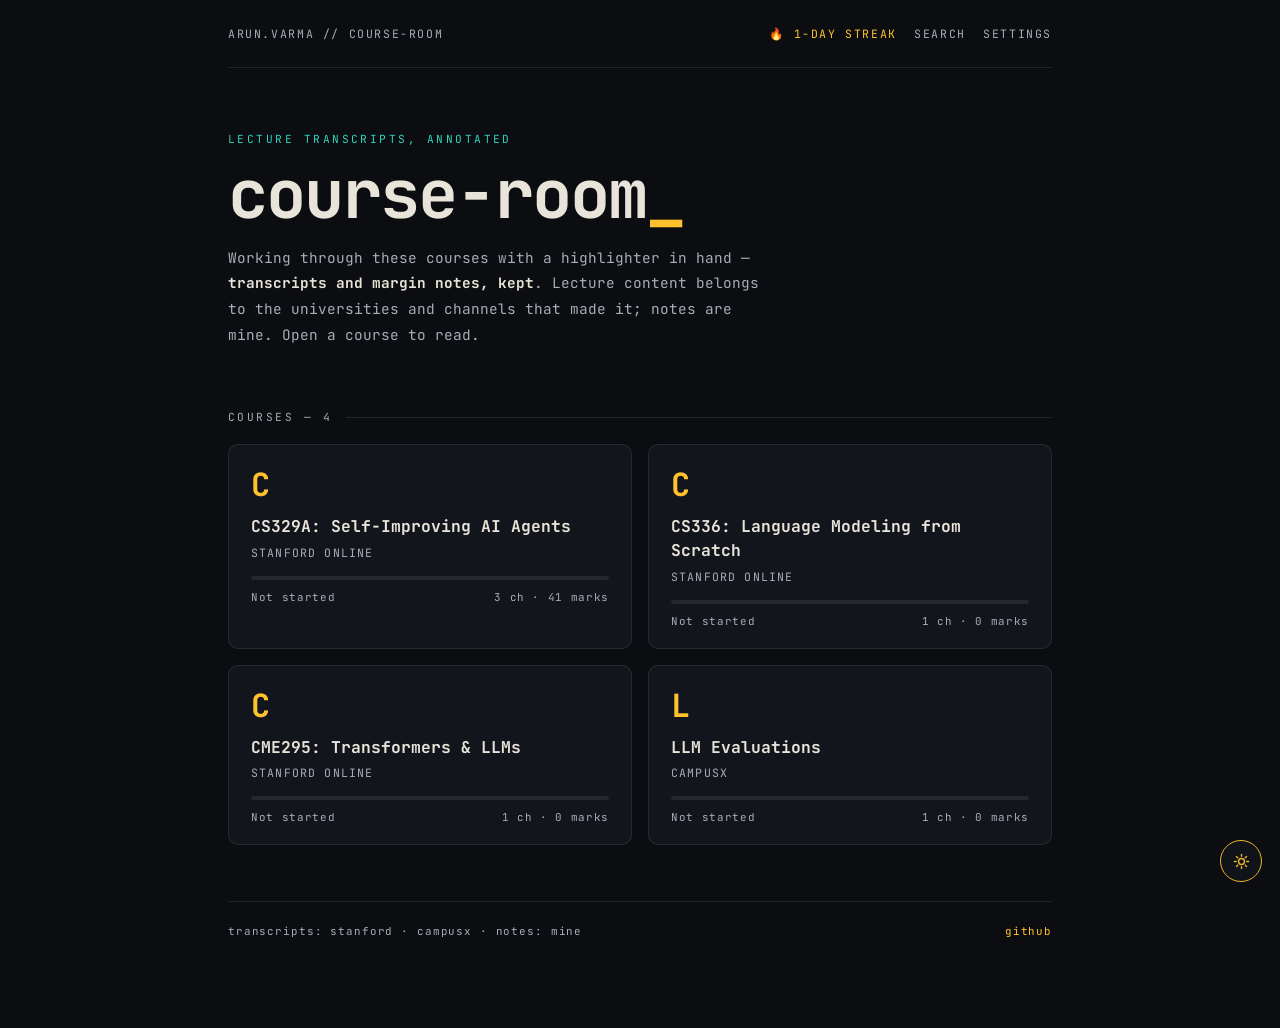
<file: index.html>
<!DOCTYPE html>
<html lang="en">
<head>
<meta charset="UTF-8">
<meta name="viewport" content="width=device-width, initial-scale=1">
<title>Course Room — Arun</title>
<link rel="icon" href="data:image/svg+xml,%3Csvg xmlns='http://www.w3.org/2000/svg' viewBox='0 0 32 32'%3E%3Crect width='32' height='32' rx='6' fill='%230b0d10'/%3E%3Ctext x='16' y='24' font-size='20' text-anchor='middle' fill='%23ffc22e' font-family='monospace' font-weight='bold'%3E&gt;_%3C/text%3E%3C/svg%3E">
<link rel="preconnect" href="https://fonts.googleapis.com">
<link rel="preconnect" href="https://fonts.gstatic.com" crossorigin>
<link href="https://fonts.googleapis.com/css2?family=JetBrains+Mono:ital,wght@0,400;0,500;0,700;1,400&display=swap" rel="stylesheet">
<link rel="stylesheet" href="assets/course-theme.css">
<style>
:root{--bg:#0b0d10;--surface:#12151b;--ink:#e8e4da;--ink2:#a7adb8;--line:rgba(255,255,255,.09);
--accent:#ffc22e;--teal:#2dd4bf;--mono:'JetBrains Mono',ui-monospace,SFMono-Regular,Menlo,monospace}
:root[data-theme="light"]{--bg:#faf7f0;--surface:#fffdf8;--ink:#241f1a;--ink2:#6b635a;
--line:rgba(0,0,0,.1);--accent:#8a6820;--teal:#0f766e}
*{box-sizing:border-box;margin:0;padding:0}
html{font-size:16px}
body{background:var(--bg);color:var(--ink);font-family:var(--mono);min-height:100vh;
-webkit-font-smoothing:antialiased}
::selection{background:rgba(255,194,46,.35)}
.wrap{max-width:880px;margin:0 auto;padding:0 28px 90px}
.top{display:flex;align-items:center;justify-content:space-between;gap:16px;
padding:26px 0;border-bottom:1px solid var(--line);
font-size:.72rem;letter-spacing:.14em;text-transform:uppercase;color:var(--ink2)}
.top a{color:var(--ink2);text-decoration:none}
.top a:hover{color:var(--accent)}
#rr-streak{color:var(--accent)}
.hero{padding:64px 0 10px}
.hero .kicker{font-size:.7rem;letter-spacing:.22em;text-transform:uppercase;color:var(--teal)}
.hero h1{font-size:clamp(2.6rem,7vw,4.2rem);font-weight:700;letter-spacing:-.03em;
line-height:1.02;margin:14px 0 16px}
.hero h1 .cursor{color:var(--accent);animation:blink 1.1s steps(1) infinite}
@keyframes blink{50%{opacity:0}}
.hero p{font-size:.9rem;line-height:1.8;color:var(--ink2);max-width:60ch}
.hero p strong{color:var(--ink)}
.shelf-label{display:flex;align-items:center;gap:14px;margin:52px 0 20px;
font-size:.7rem;letter-spacing:.22em;text-transform:uppercase;color:var(--ink2)}
.shelf-label::after{content:'';flex:1;height:1px;background:var(--line)}
.bk-grid{display:grid;grid-template-columns:1fr 1fr;gap:16px}
@media (max-width:640px){.bk-grid{grid-template-columns:1fr}.wrap{padding:0 18px 70px}.hero{padding:44px 0 6px}}
.bk-lib{display:block;background:var(--surface);border:1px solid var(--line);
border-radius:10px;padding:24px 22px 20px;text-decoration:none;color:inherit;position:relative;
transition:transform .18s ease,border-color .18s ease,box-shadow .18s ease}
.bk-lib:hover{transform:translateY(-3px);border-color:var(--accent);
box-shadow:0 12px 32px rgba(255,194,46,.08)}
.bk-lib-art{display:block;font-size:2rem;font-weight:700;color:var(--accent);line-height:1;margin-bottom:14px}
.bk-lib-title{display:block;font-size:1.02rem;font-weight:700;line-height:1.45;margin-bottom:6px}
.bk-lib:hover .bk-lib-title{color:var(--accent)}
.bk-lib-author{display:block;font-size:.72rem;letter-spacing:.1em;text-transform:uppercase;
color:var(--ink2);margin-bottom:16px}
.bk-prog{display:block;height:4px;background:rgba(255,255,255,.08);border-radius:2px;overflow:hidden}
.bk-prog-fill{display:block;height:100%;width:0;background:var(--accent);border-radius:2px}
.bk-prog-row{display:flex;justify-content:space-between;gap:10px;margin-top:10px;
font-size:.68rem;letter-spacing:.06em;color:var(--ink2)}
.bk-prog-count{white-space:nowrap}
.foot{border-top:1px solid var(--line);margin-top:56px;padding:22px 0 0;
display:flex;justify-content:space-between;gap:14px;flex-wrap:wrap;
font-size:.68rem;letter-spacing:.08em;color:var(--ink2)}
.foot a{color:var(--accent);text-decoration:none}
/* search overlay (assets/library.js) */
#rr-search{display:none;position:fixed;inset:0;z-index:50;background:rgba(0,0,0,.6)}
#rr-search.open{display:block}
#rr-search-box{max-width:560px;margin:12vh auto 0;background:var(--surface);
border:1px solid var(--accent);border-radius:10px;padding:18px}
#rr-search-input{width:100%;background:var(--bg);border:1px solid var(--line);
border-radius:6px;color:var(--ink);font:inherit;font-size:.9rem;padding:12px 14px;outline:none}
#rr-search-input:focus{border-color:var(--accent)}
#rr-search-list{margin-top:10px;font-size:.82rem}
#rr-search-list a{display:block;color:var(--ink);text-decoration:none;padding:8px 6px;
border-bottom:1px solid var(--line)}
#rr-search-list a:hover{color:var(--accent)}
</style>
</head>
<body>
<div class="wrap">
  <div class="top"><span>arun.varma // course-room</span><span><span id="rr-streak"></span>&nbsp;&nbsp;<a href="#" id="rr-search-btn">search</a>&nbsp;&nbsp;<a href="settings.html">settings</a></span></div>
  <div id="rr-search" role="dialog" aria-label="Search the library"><div id="rr-search-box"><input id="rr-search-input" type="text" placeholder="Search books, guides, blogs…" autocomplete="off"><div id="rr-search-list"></div></div></div>
  <div class="hero">
    <div class="kicker">lecture transcripts, annotated</div>
    <h1>course-room<span class="cursor">_</span></h1>
    <p>Working through these courses with a highlighter in hand — <strong>transcripts and margin notes, kept</strong>. Lecture content belongs to the universities and channels that made it; notes are mine. Open a course to read.</p>
  </div>
  <div class="shelf-label">courses — 4</div>
  <div class="bk-grid" role="list"><a class="bk-lib" href="books/cs329a-self-improving-ai-agents/part01_reader.html" data-book="cs329a-self-improving-ai-agents" data-chapters="part01_reader.html,part02_reader.html,part03_reader.html"><span class="bk-lib-art">C</span><span class="bk-lib-title">CS329A: Self-Improving AI Agents</span><span class="bk-lib-author">Stanford Online</span><span class="bk-prog"><span class="bk-prog-fill"></span></span><span class="bk-prog-row"><span class="bk-prog-label">Not started</span><span class="bk-prog-count">3 ch &middot; 41 marks</span></span></a><a class="bk-lib" href="books/cs336-language-modeling-from-scratch/lecture01_reader.html" data-book="cs336-language-modeling-from-scratch" data-chapters="lecture01_reader.html"><span class="bk-lib-art">C</span><span class="bk-lib-title">CS336: Language Modeling from Scratch</span><span class="bk-lib-author">Stanford Online</span><span class="bk-prog"><span class="bk-prog-fill"></span></span><span class="bk-prog-row"><span class="bk-prog-label">Not started</span><span class="bk-prog-count">1 ch &middot; 0 marks</span></span></a><a class="bk-lib" href="books/cme295-transformers-llms/lecture01_reader.html" data-book="cme295-transformers-llms" data-chapters="lecture01_reader.html"><span class="bk-lib-art">C</span><span class="bk-lib-title">CME295: Transformers &amp; LLMs</span><span class="bk-lib-author">Stanford Online</span><span class="bk-prog"><span class="bk-prog-fill"></span></span><span class="bk-prog-row"><span class="bk-prog-label">Not started</span><span class="bk-prog-count">1 ch &middot; 0 marks</span></span></a><a class="bk-lib" href="books/campusx-llm-evals/lecture01_reader.html" data-book="campusx-llm-evals" data-chapters="lecture01_reader.html"><span class="bk-lib-art">L</span><span class="bk-lib-title">LLM Evaluations</span><span class="bk-lib-author">CampusX</span><span class="bk-prog"><span class="bk-prog-fill"></span></span><span class="bk-prog-row"><span class="bk-prog-label">Not started</span><span class="bk-prog-count">1 ch &middot; 0 marks</span></span></a></div>
  <div class="foot"><span>transcripts: stanford · campusx · notes: mine</span><span><a href="https://github.com/Arun2565/course-room">github</a></span></div>
</div>
<script src="assets/course-theme.js"></script>
<script src="assets/local.js?v=2"></script>
<script src="assets/library.js?v=3"></script>
</body>
</html>
</file>
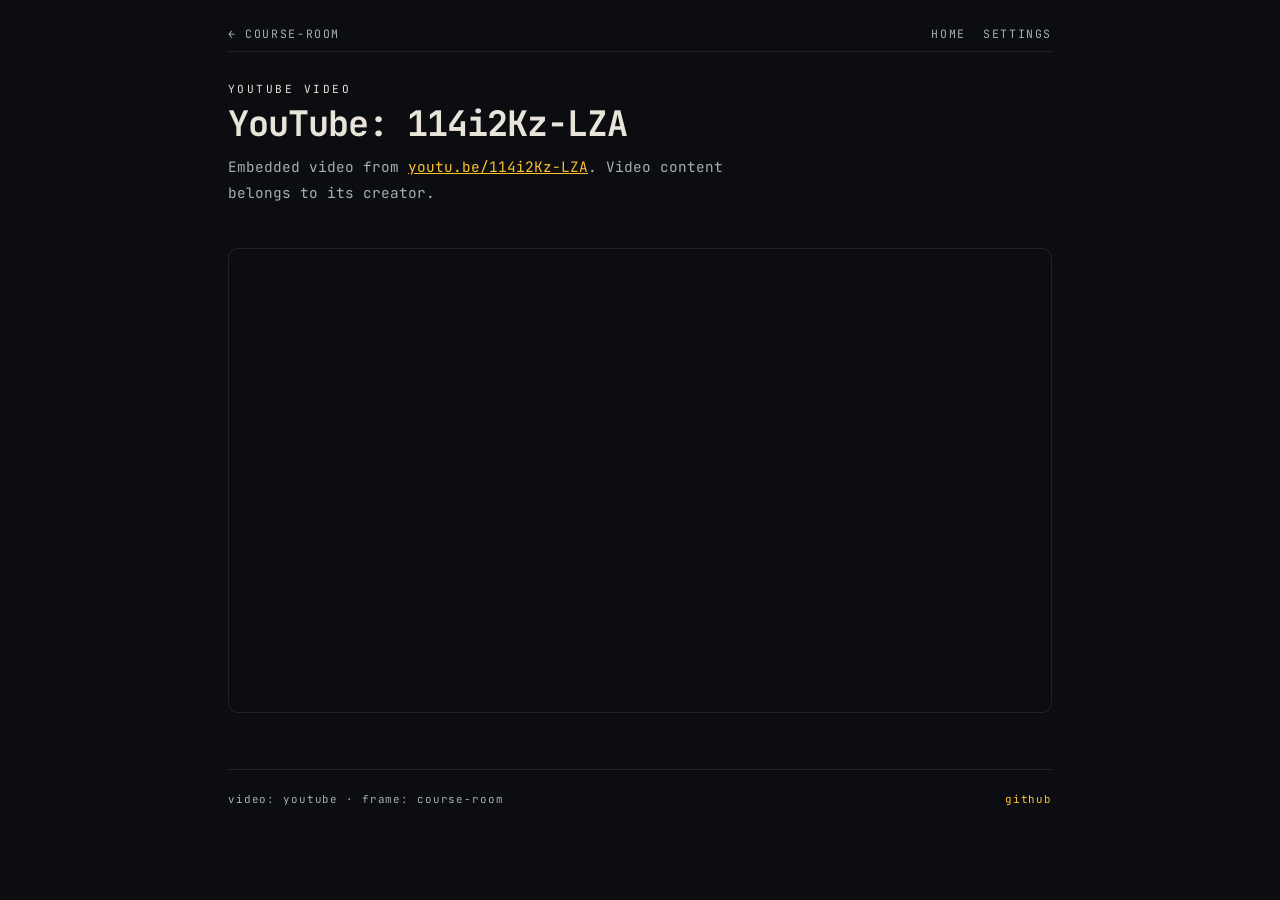
<file: books/youtube-video/reader.html>
<!DOCTYPE html>
<html lang="en">
<head>
<meta charset="UTF-8">
<meta name="viewport" content="width=device-width, initial-scale=1">
<title>YouTube: 114i2Kz-LZA — Course Room</title>
<link rel="icon" href="data:image/svg+xml,%3Csvg xmlns='http://www.w3.org/2000/svg' viewBox='0 0 32 32'%3E%3Crect width='32' height='32' rx='6' fill='%230b0d10'/%3E%3Ctext x='16' y='24' font-size='20' text-anchor='middle' fill='%23ffc22e' font-family='monospace' font-weight='bold'%3E&gt;_%3C/text%3E%3C/svg%3E">
<link rel="preconnect" href="https://fonts.googleapis.com">
<link rel="preconnect" href="https://fonts.gstatic.com" crossorigin>
<link href="https://fonts.googleapis.com/css2?family=JetBrains+Mono:ital,wght@0,400;0,500;0,700;1,400&display=swap" rel="stylesheet">
<style>
:root{--bg:#0b0d10;--surface:#12151b;--ink:#e8e4da;--ink2:#a7adb8;--line:rgba(255,255,255,.09);--accent:#ffc22e;--mono:'JetBrains Mono',ui-monospace,SFMono-Regular,Menlo,monospace}
*{box-sizing:border-box;margin:0;padding:0}
html{font-size:16px}
body{background:var(--bg);color:var(--ink);font-family:var(--mono);min-height:100vh;-webkit-font-smoothing:antialiased}
.top{display:flex;align-items:center;justify-content:space-between;gap:16px;padding:26px 0 10px 0;border-bottom:1px solid var(--line);font-size:.72rem;letter-spacing:.14em;text-transform:uppercase;color:var(--ink2)}
.top a{color:var(--ink2);text-decoration:none}
.top a:hover{color:var(--accent)}
.back{color:var(--accent)}
.wrap{max-width:880px;margin:0 auto;padding:0 28px 90px}
.hero{padding:30px 0 10px}
.hero .kicker{font-size:.7rem;letter-spacing:.22em;text-transform:uppercase;color:var(--teal)}
.hero h1{font-size:clamp(1.6rem,5vw,2.2rem);font-weight:700;letter-spacing:-.03em;line-height:1.02;margin:10px 0 12px}
.hero p{font-size:.9rem;line-height:1.8;color:var(--ink2);max-width:60ch}
.video{margin:32px 0;position:relative;padding-bottom:56.25%;height:0;overflow:hidden;border:1px solid var(--line);border-radius:10px}
.video iframe{position:absolute;top:0;left:0;width:100%;height:100%;border:0}
.foot{border-top:1px solid var(--line);margin-top:56px;padding:22px 0 0;display:flex;justify-content:space-between;gap:14px;flex-wrap:wrap;font-size:.68rem;letter-spacing:.08em;color:var(--ink2)}
.foot a{color:var(--accent);text-decoration:none}
@media (max-width:640px){.wrap{padding:0 18px 70px}}
</style>
</head>
<body>
<div class="wrap">
  <div class="top"><a href="../../index.html" class="back">&#8592; course-room</a><span><a href="../../index.html">home</a>&nbsp;&nbsp;<a href="../../settings.html">settings</a></span></div>
  <div class="hero">
    <div class="kicker">youtube video</div>
    <h1>YouTube: 114i2Kz-LZA</h1>
    <p>Embedded video from <a href="https://youtu.be/114i2Kz-LZA" target="_blank" rel="noopener" style="color:var(--accent)">youtu.be/114i2Kz-LZA</a>. Video content belongs to its creator.</p>
  </div>
  <div class="video">
    <iframe src="https://www.youtube-nocookie.com/embed/114i2Kz-LZA" title="YouTube video" frameborder="0" allow="accelerometer; autoplay; clipboard-write; encrypted-media; gyroscope; picture-in-picture; web-share" allowfullscreen></iframe>
  </div>
  <div class="foot"><span>video: youtube · frame: course-room</span><span><a href="https://github.com/Arun2565/course-room">github</a></span></div>
</div>
</body>
</html>
</file>
<file: assets/course-theme.css>
/* course-theme: course-room identity (dark default + light mode).
 *
 * Everything is scoped under body.course-room (reader pages) or
 * body.course-settings (settings page) so the shared generic token names
 * (--bg, --accent, ...) can never leak into each other or the local
 * reading-room. Specificity + !important beat site.css where it fights
 * with !important of its own. Loaded AFTER the page's own styles.
 * course-theme.js adds the body class and owns the light/dark toggle. */
@import url('https://fonts.googleapis.com/css2?family=JetBrains+Mono:ital,wght@0,400;0,500;0,700;1,400&display=swap');

/* ================= reader pages ================= */
body.course-room {
  --bg: #0b0d10;
  --surface: #12151b;
  --ink: #e8e4da;
  --ink-2: #a7adb8;
  --accent: #ffc22e;
  --accent-2: #2dd4bf;
  --border: rgba(255, 255, 255, 0.09);
  background: var(--bg) !important;
  color: var(--ink) !important;
  font-family: 'JetBrains Mono', ui-monospace, SFMono-Regular, Menlo, monospace !important;
  font-size: 15.5px;
  line-height: 1.9;
  -webkit-font-smoothing: antialiased;
}
html[data-theme="light"] body.course-room {
  --bg: #faf7f0;
  --surface: #fffdf8;
  --ink: #241f1a;
  --ink-2: #6b635a;
  --accent: #8a6820;
  --accent-2: #0f766e;
  --border: rgba(0, 0, 0, 0.1);
}
body.course-room ::selection { background: rgba(255, 194, 46, 0.35); }
html[data-theme="light"] body.course-room ::selection { background: rgba(138, 104, 32, 0.25); }

/* default reading font: JetBrains Mono; follows the Aa reader setting when
 * the visitor picks another font (site.css --rr-readfont takes over).
 * Scoped to unset/jetbrains only: an unscoped body-level --rr-readfont
 * would beat :root on specificity and pin JetBrains for every choice. */
html:not([data-rfont]) body.course-room,
html[data-rfont="jetbrains"] body.course-room {
  --font-reader: 'JetBrains Mono', ui-monospace, SFMono-Regular, Menlo, monospace;
  --rr-readfont: 'JetBrains Mono', ui-monospace, SFMono-Regular, Menlo, monospace;
}
/* Spectral is site.css's :root default, which loses to any body-level
 * variable — so it needs an explicit rule like every other font. */
html[data-rfont="spectral"] body.course-room {
  --font-reader: 'Spectral', Georgia, serif;
  --rr-readfont: 'Spectral', Georgia, serif;
}
html:not([data-rfont]) body.course-room .reader-content,
html[data-rfont="jetbrains"] body.course-room .reader-content {
  font-family: 'JetBrains Mono', ui-monospace, SFMono-Regular, Menlo, monospace !important;
  max-width: 800px !important;
  font-size: 0.94rem !important;
  line-height: 1.9 !important;
}
html:not([data-rfont]) body.course-room .reader-content p,
html[data-rfont="jetbrains"] body.course-room .reader-content p,
html:not([data-rfont]) body.course-room .reader-content li,
html[data-rfont="jetbrains"] body.course-room .reader-content li,
html:not([data-rfont]) body.course-room .reader-content td,
html[data-rfont="jetbrains"] body.course-room .reader-content td,
html:not([data-rfont]) body.course-room .reader-content dd,
html[data-rfont="jetbrains"] body.course-room .reader-content dd {
  font-family: 'JetBrains Mono', ui-monospace, SFMono-Regular, Menlo, monospace !important;
}
html:not([data-rfont]) body.course-room .reader-content h1,
html[data-rfont="jetbrains"] body.course-room .reader-content h1,
html:not([data-rfont]) body.course-room .reader-content h2,
html[data-rfont="jetbrains"] body.course-room .reader-content h2,
html:not([data-rfont]) body.course-room .reader-content h3,
html[data-rfont="jetbrains"] body.course-room .reader-content h3 {
  font-family: 'JetBrains Mono', ui-monospace, SFMono-Regular, Menlo, monospace !important;
  letter-spacing: -0.01em;
}
body.course-room .reader-content h1 { color: var(--ink) !important; }
body.course-room .reader-content h2 {
  color: var(--accent) !important;
  font-size: 1.45rem !important;
  line-height: 1.35 !important;
  margin-top: 2em !important;
}
body.course-room .reader-content a { color: var(--accent-2) !important; text-underline-offset: 3px; }
body.course-room .reader-content blockquote {
  border-left: 3px solid var(--accent-2) !important;
  background: rgba(45, 212, 191, 0.06) !important;
}
body.course-room .chapter-title h1 { color: var(--ink) !important; }
body.course-room .ann-badge { background: var(--accent) !important; color: #0b0d10 !important; font-weight: 700; }

/* "jump to this moment in the video" link on a lecture section heading.
 * Sits inline after the heading text, quiet until hovered. */
body.course-room .reader-content h2 a.rr-jump {
  display: inline-block;
  margin-left: .5em;
  padding: .1em .55em;
  border: 1px solid var(--border);
  border-radius: 5px;
  background: var(--surface);
  color: var(--ink-2) !important;
  font-size: .68rem;
  font-weight: 400;
  letter-spacing: .04em;
  text-decoration: none !important;
  vertical-align: middle;
  white-space: nowrap;
}
body.course-room .reader-content h2 a.rr-jump:hover {
  border-color: var(--accent);
  color: var(--accent) !important;
}
html[data-theme="light"] body.course-room .ann-badge { color: #faf7f0 !important; }

/* Apple-Books-style annotation wash: seamless marker that hugs the text
 * (no side padding), soft radius on every line fragment. Underline stays
 * Apple red, drawn gapless (see annotate.css skip-ink rule). */
body.course-room .reader-content .rr-u-hl,
body.course-room .reader-content span.ann-hl,
body.course-room .reader-content span.ann-note {
  padding: 2px 0 !important;
  border-radius: 4px !important;
  -webkit-box-decoration-break: clone !important;
  box-decoration-break: clone !important;
}

/* slim reader bar + toc + next-chapter (chapter-toc.js chrome) */
body.course-room .rr-topbar {
  background: var(--bg) !important;
  border-bottom: 1px solid var(--border) !important;
}
body.course-room .rr-back,
body.course-room .rr-toptitle { font-family: 'JetBrains Mono', monospace !important; }
body.course-room .rr-back { color: var(--ink-2) !important; }
body.course-room .rr-back:hover { color: var(--accent) !important; }
body.course-room .rr-toptitle { color: var(--ink) !important; font-style: normal !important; }
body.course-room .toc-panel { background: var(--surface) !important; border-right: 1px solid var(--border) !important; }
body.course-room .toc-header { border-bottom: 1px solid var(--border) !important; }
body.course-room .toc-header h3 { color: var(--ink) !important; font-family: 'JetBrains Mono', monospace !important; }
body.course-room .toc-chapter { color: var(--ink) !important; font-family: 'JetBrains Mono', monospace !important; }
body.course-room .toc-chapter:hover { background: rgba(255, 194, 46, 0.07) !important; border-left-color: var(--accent) !important; }
body.course-room .toc-ann-count { background: var(--accent) !important; color: #0b0d10 !important; }
html[data-theme="light"] body.course-room .toc-ann-count { color: #faf7f0 !important; }
body.course-room .toc-subs { border-left-color: var(--border) !important; }
body.course-room .toc-overlay { background: rgba(0, 0, 0, 0.55) !important; }
body.course-room .progress-fill { background: var(--accent) !important; }
body.course-room .bottom-bar { background: var(--bg) !important; border-top: 1px solid var(--border) !important; color: var(--ink-2) !important; }
body.course-room .footer { color: var(--ink-2) !important; border-top: 1px solid var(--border) !important; }
body.course-room .rr-next { border-top-color: var(--border) !important; }
body.course-room .rr-next-label { font-family: 'JetBrains Mono', monospace !important; color: var(--ink-2) !important; }
body.course-room .rr-next-link { font-family: 'JetBrains Mono', monospace !important; font-style: normal !important; color: var(--ink) !important; }
body.course-room .rr-next-link:hover { color: var(--accent) !important; }
body.course-room .rr-next-arrow { color: var(--accent) !important; }
body.course-room .rr-contents { font-family: 'JetBrains Mono', monospace !important; }
body.course-room #rr-toolbar { font-family: 'Source Serif 4', Georgia, serif !important; }

/* ================= settings page ================= */
body.course-settings {
  --bg: #0b0d10;
  --bg2: #12151b;
  --border: rgba(255, 255, 255, 0.09);
  --border2: rgba(255, 255, 255, 0.18);
  --text: #e8e4da;
  --text2: #a7adb8;
  --text3: #6e7480;
  --accent: #ffc22e;
  --danger: #ff7a6b;
  background: var(--bg) !important;
  color: var(--text) !important;
  font-family: 'JetBrains Mono', ui-monospace, SFMono-Regular, Menlo, monospace !important;
}
html[data-theme="light"] body.course-settings {
  --bg: #faf7f0;
  --bg2: #fffdf8;
  --border: rgba(0, 0, 0, 0.09);
  --border2: rgba(0, 0, 0, 0.18);
  --text: #241f1a;
  --text2: #6b635a;
  --text3: #9a9188;
  --accent: #8a6820;
  --danger: #a33b2a;
}
body.course-settings h1,
body.course-settings .streak-num,
body.course-settings .topbar,
body.course-settings .btn,
body.course-settings h2,
body.course-settings .backup-note,
body.course-settings .status {
  font-family: 'JetBrains Mono', ui-monospace, SFMono-Regular, Menlo, monospace !important;
}
body.course-settings h1 { letter-spacing: -0.02em; }
body.course-settings .banner { font-style: normal !important; }
body.course-settings .note-text,
body.course-settings .note-quote,
body.course-settings .about-text {
  font-family: 'JetBrains Mono', ui-monospace, SFMono-Regular, Menlo, monospace !important;
}

/* ================= floating icon theme toggle ================= */
#course-theme-fab {
  position: fixed;
  right: 18px;
  bottom: 18px;
  z-index: 400;
  width: 42px;
  height: 42px;
  display: flex;
  align-items: center;
  justify-content: center;
  color: var(--accent, #ffc22e);
  background: var(--surface, #12151b);
  border: 1px solid var(--accent, #ffc22e);
  border-radius: 999px;
  cursor: pointer;
  opacity: 0.92;
  padding: 0;
}
#course-theme-fab:hover { opacity: 1; }
#course-theme-fab svg { display: block; }
html[data-theme="light"] #course-theme-fab {
  --surface: #fffdf8;
  --accent: #8a6820;
}

/* ================= Apple-Books-like mobile reading (<=700px) ==========
 * Full-bleed page, calm serif-scale rhythm, no floating clutter:
 * tap the page to hide/show all chrome, pager at the bottom. */
#course-pager { display: none; }
@media (max-width: 700px) {
  body.course-room { font-size: 16.5px; }
  body.course-room .reader-content {
    max-width: 100% !important;
    padding: 10px 22px 140px !important;
    font-size: 1.04rem !important;
    line-height: 1.78 !important;
  }
  body.course-room .reader-content p,
  body.course-room .reader-content li,
  body.course-room .reader-content dd {
    font-size: 1.04rem !important;
    line-height: 1.78 !important;
  }
  body.course-room .reader-content p { margin: 0 0 1.15em !important; }
  body.course-room .chapter-title { padding-bottom: 18px !important; margin-bottom: 20px !important; }
  body.course-room .chapter-title h1 { font-size: 1.72rem !important; line-height: 1.25 !important; }
  body.course-room .reader-content h2 { font-size: 1.32rem !important; line-height: 1.4 !important; }
  body.course-room .reader-content h3 { font-size: 1.1rem !important; }
  body.course-room .reader-content pre,
  body.course-room .reader-content pre.code { font-size: 0.82rem !important; overflow-x: auto; }
  body.course-room figure.rr-fig { margin: 22px -6px !important; }
  body.course-room .rr-contents { margin: 0 0 18px !important; }
  /* the topbar Chapters button covers navigation: drop the floating one */
  body.course-room #rr-toc-fab { display: none !important; }
  /* bottom pager: Prev | k of n | Next, safe-area aware */
  body.course-room #course-pager {
    display: flex;
    position: fixed;
    left: 0;
    right: 0;
    bottom: 0;
    z-index: 160;
    align-items: center;
    justify-content: space-between;
    gap: 8px;
    padding: 10px 14px calc(10px + env(safe-area-inset-bottom, 0px));
    background: var(--bg);
    border-top: 1px solid var(--border);
  }
  body.course-room #course-pager a {
    font-family: 'JetBrains Mono', monospace;
    font-size: 0.72rem;
    letter-spacing: 0.06em;
    color: var(--ink-2);
    text-decoration: none;
    padding: 8px 10px;
    max-width: 38%;
    white-space: nowrap;
    overflow: hidden;
    text-overflow: ellipsis;
  }
  body.course-room #course-pager a:active { color: var(--accent); }
  body.course-room #course-pager .course-pager-pos {
    font-family: 'JetBrains Mono', monospace;
    font-size: 0.68rem;
    letter-spacing: 0.1em;
    color: var(--text3, var(--ink-2));
    white-space: nowrap;
  }
  /* tap-to-toggle chrome: fade everything, pager slides away */
  body.course-room .rr-topbar,
  body.course-room #course-pager,
  body.course-room #course-theme-fab,
  body.course-room .progress-bar {
    transition: opacity 0.25s ease, transform 0.25s ease;
  }
  body.course-room #course-pager { transition: opacity 0.25s ease, transform 0.3s ease; }
  body.course-room.course-naked .rr-topbar,
  body.course-room.course-naked #course-theme-fab,
  body.course-room.course-naked .progress-bar { opacity: 0; pointer-events: none; }
  body.course-room.course-naked #course-pager {
    opacity: 0;
    pointer-events: none;
    transform: translateY(100%);
  }
  /* selection toolbar as a bottom sheet above the pager */
  body.course-room #rr-toolbar {
    position: fixed !important;
    left: 8px !important;
    right: 8px !important;
    top: auto !important;
    bottom: 76px !important;
  }
}
</file>
